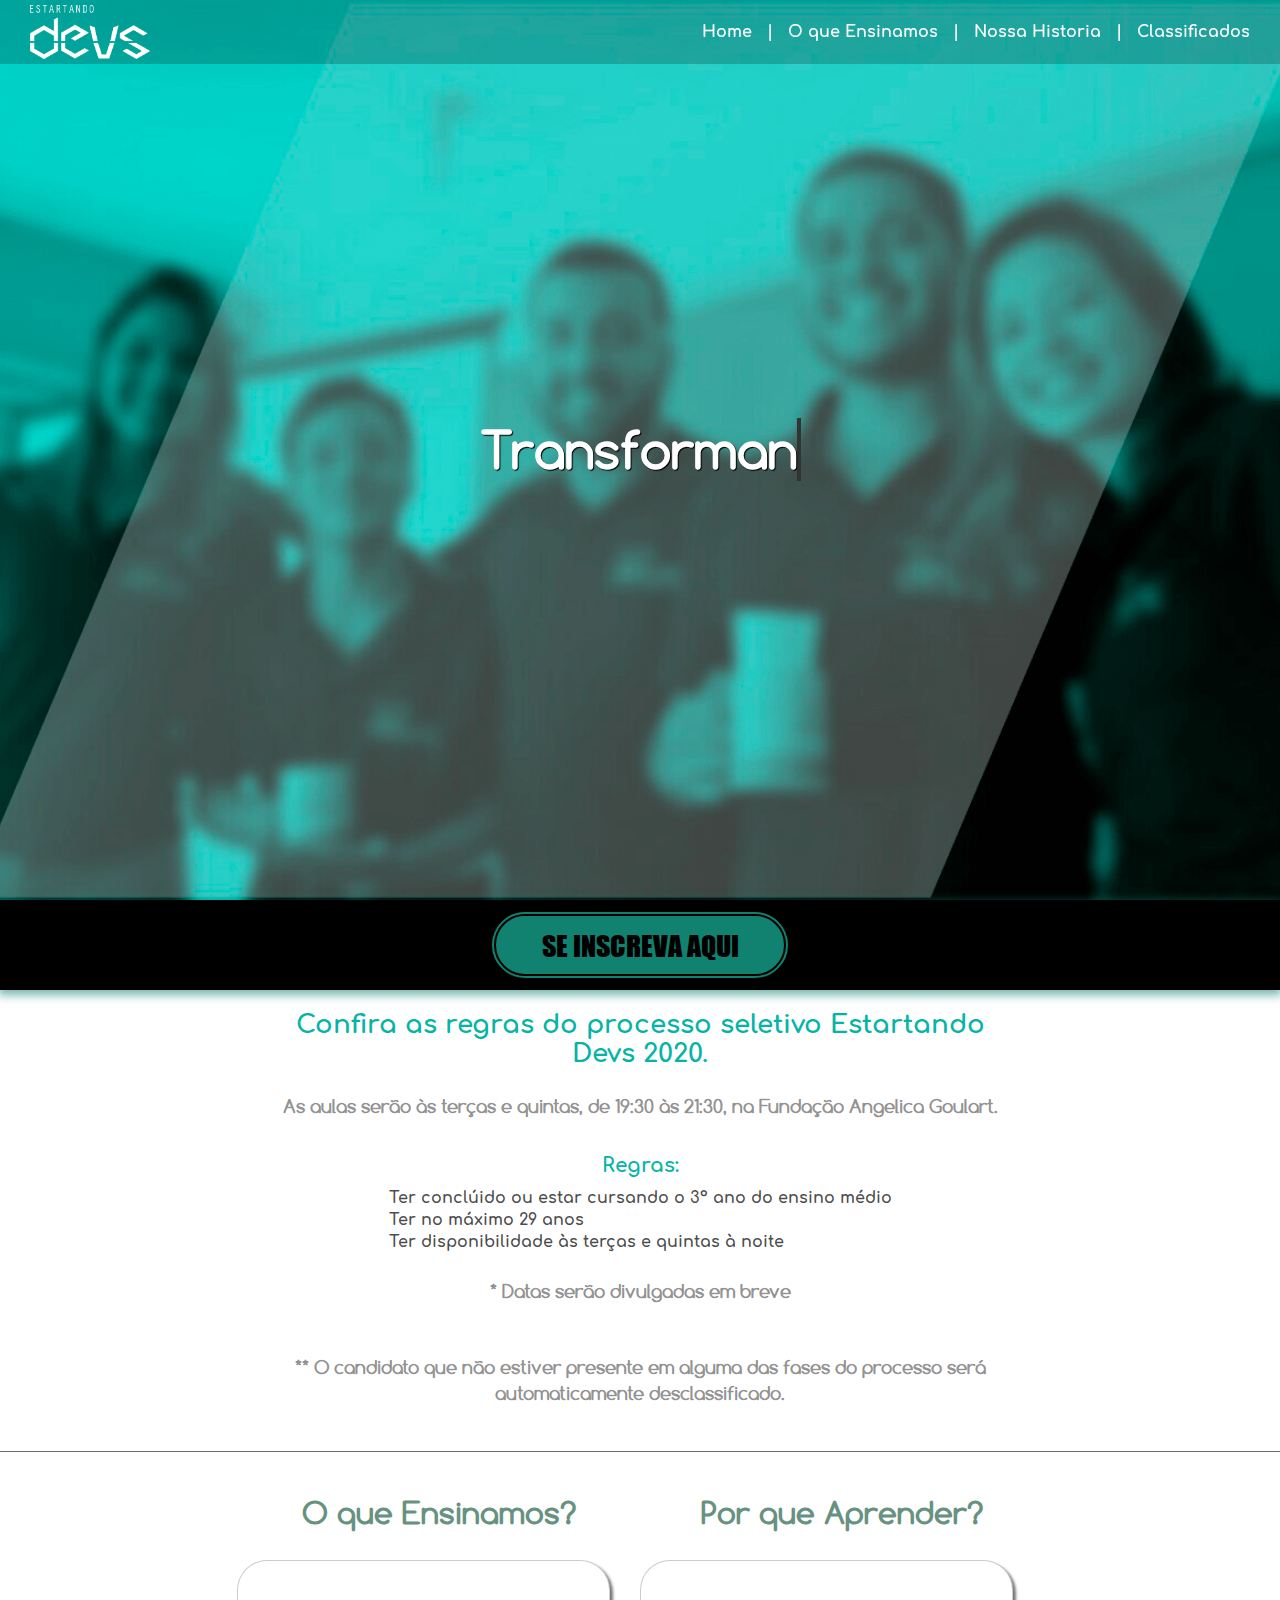
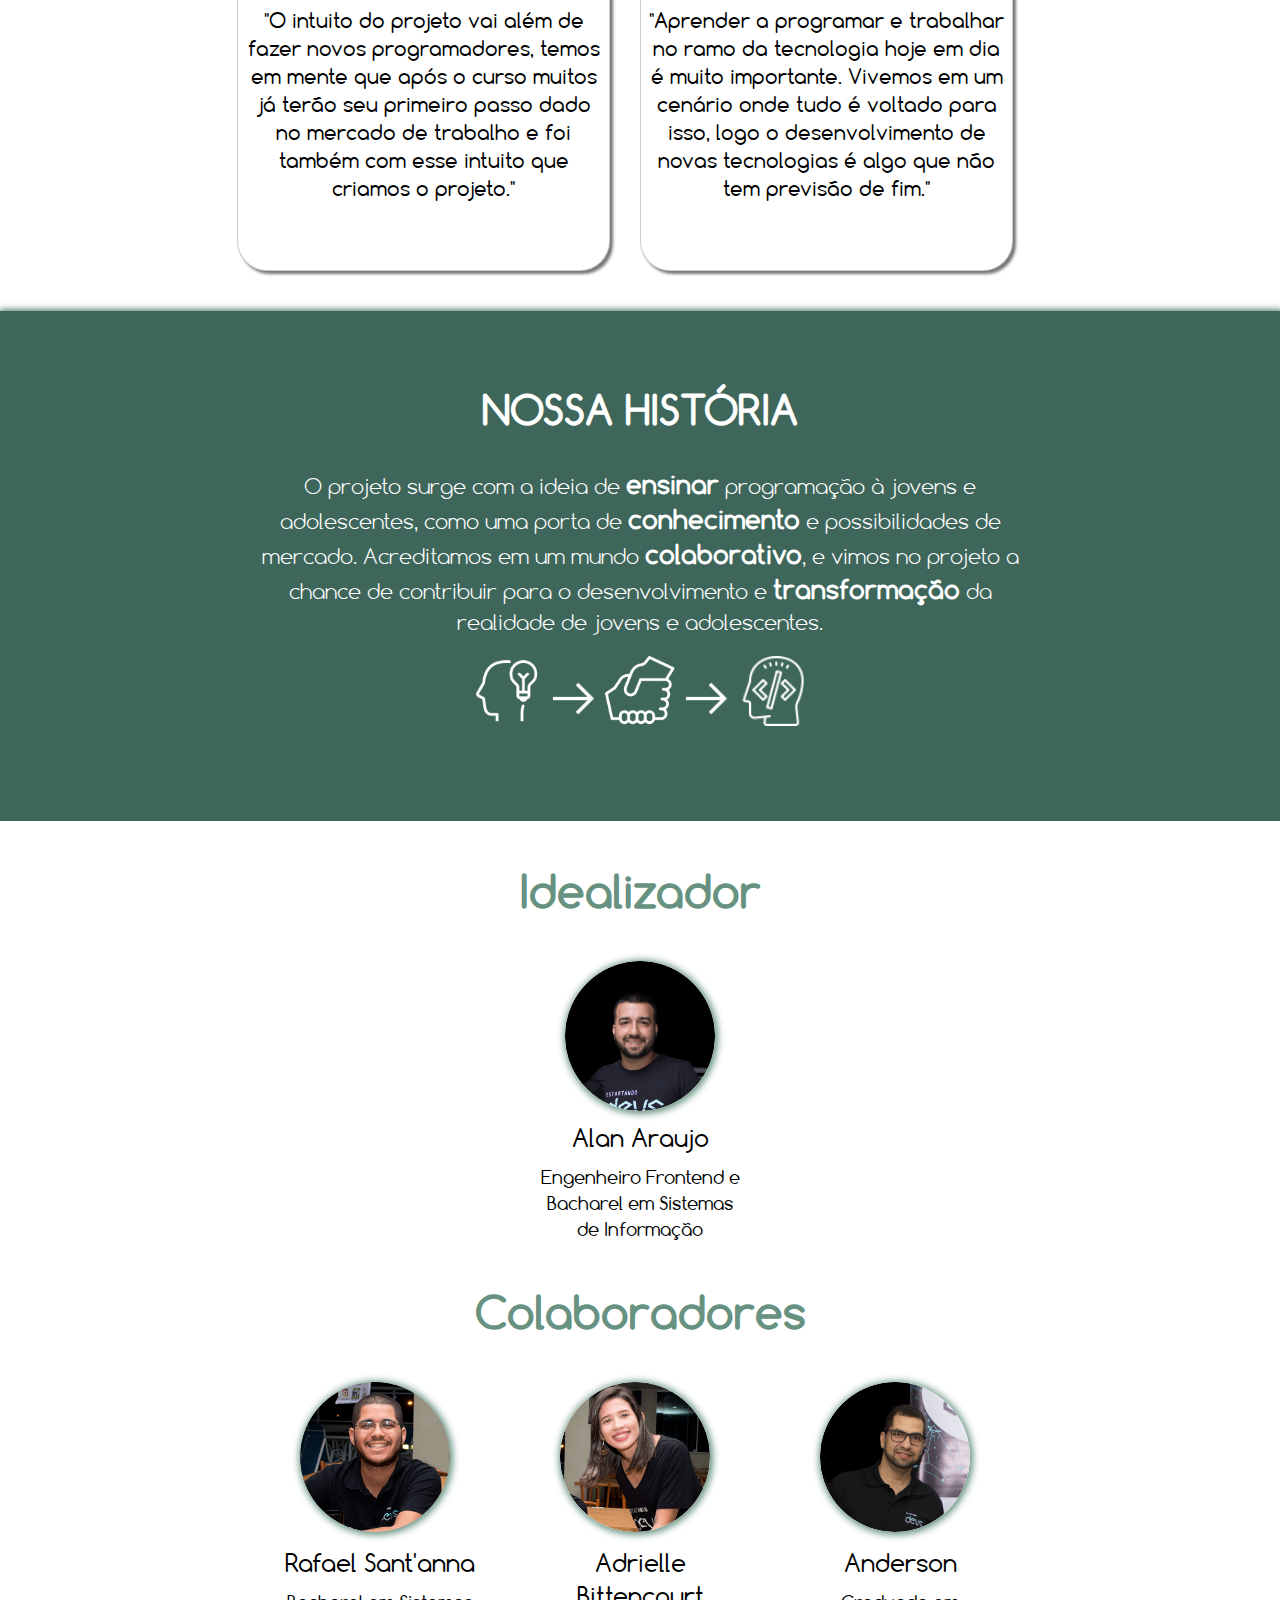
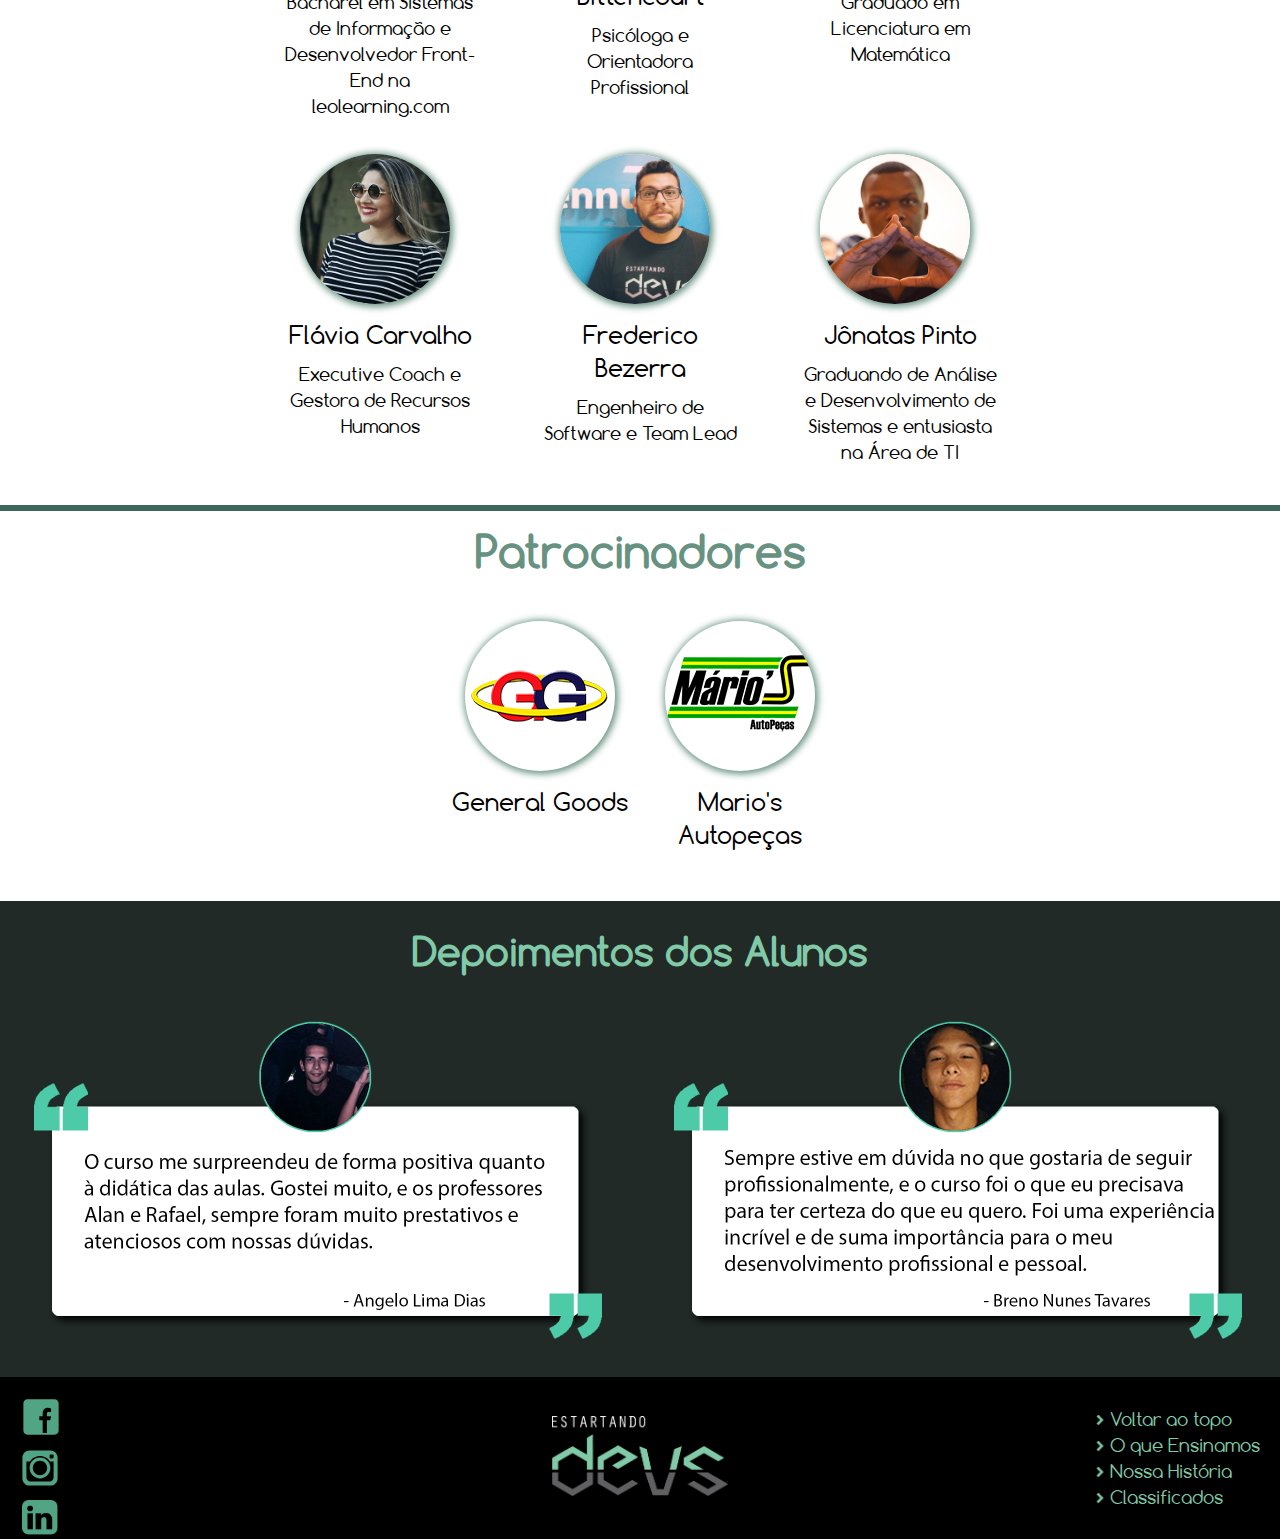
<file: index.html>
<!DOCTYPE html>
<html lang="pt-br">

<head>
    <!-- Global site tag (gtag.js) - Google Analytics -->
<script async src="https://www.googletagmanager.com/gtag/js?id=UA-133727592-1"></script>
<script>
  window.dataLayer = window.dataLayer || [];
  function gtag(){dataLayer.push(arguments);}
  gtag('js', new Date());

  gtag('config', 'UA-133727592-1');
</script>

<!-- Google Tag Manager -->
<script>(function(w,d,s,l,i){w[l]=w[l]||[];w[l].push({'gtm.start':
    new Date().getTime(),event:'gtm.js'});var f=d.getElementsByTagName(s)[0],
    j=d.createElement(s),dl=l!='dataLayer'?'&l='+l:'';j.async=true;j.src=
    'https://www.googletagmanager.com/gtm.js?id='+i+dl;f.parentNode.insertBefore(j,f);
    })(window,document,'script','dataLayer','GTM-M3Q949N');</script>
    <!-- End Google Tag Manager -->

    <meta name="theme-color" content="#357759">
    <meta name="apple-mobile-web-app-status-bar-style" content="#357759">
    <meta name="msapplication-navbutton-color" content="#357759">
    <link rel="shortcut icon" href="./img/icondevs.ico" sizes="44x44">
    <meta charset="UTF-8">
    <meta name="viewport" content="width=device-width, initial-scale=1.0">
    <meta http-equiv="X-UA-Compatible" content="ie=edge">
    <meta property="og:description" content="Faça sua inscrição para nossos cursos de Desenvolvimento Web ou Design UI/UX">
    <meta property="og:image" content="http://www.estartandodevs.com.br/img/fonte%20branca-min-min.png">
    <title>Estartando Devs</title>
    <link rel="stylesheet" href="css/style.css">
    <link rel="stylesheet" href="css/nova-inscricao.css">
    <link rel="stylesheet" href="./css/owl.carousel.min.css">
    <link rel="stylesheet" href="./css/owl.theme.default.min.css">
</head>

<body>
    <!-- Google Tag Manager (noscript) -->
<noscript><iframe src="https://www.googletagmanager.com/ns.html?id=GTM-M3Q949N"
    height="0" width="0" style="display:none;visibility:hidden"></iframe></noscript>
    <!-- End Google Tag Manager (noscript) -->
    <!-- NAV-BAR DEVS -->
    <div class="nav-bar">
        <div>
            <a href="index.html"><img class="imgdevs" src="./img/fonte-branca2-min.png" alt=""></a>
        </div>
        <div class="navegacao">
            <li>
                <a id="" href="#topo">Home </a><a>|</a>
                <a href="#pqaprender">O que Ensinamos </a><a>|</a>
                <a href="#nossa-historia">Nossa Historia </a><a>|</a>
                <a href="#aprovados">Classificados</a>
            </li>

        </div>


        <!-- NAV-BAR DEVS mobile -->

        <div class="container">
            <div id="sidebar">
                <ul>
                    <li><a type="submit" href="#topo" data-toggle=".main-content">Home</a></li>
                    <li><a href="#pqaprender" data-toggle=".main-content">O que Ensinamos</a></li>
                    <li><a href="#nossa-historia" data-toggle=".main-content">Nossa Historia</a></li>
                    <li><a href="#aprovados" data-toggle=".main-content">Classificados</a></li>
                    <!-- <li><a href="#">Sign Out</a></li> -->
                </ul>
            </div>
            <div class="
                main-content">
                <div class="swipe-area"></div>
                <div data-toggle=".main-content" id="sidebar-toggle">
                    <span class="bar"></span>
                    <span class="bar"></span>
                    <span class="bar"></span>

                </div>

            </div>
        </div>
    </div>


    <!-- IMAGEM COM MAQUINA DE ESCREVER -->
    <div id="topo" class="imagem-maquinadeescrever">
        <h1 href="" class="typewrite" data-period="2000" data-type='[ "Transformando vidas através da Tecnologia da Informação.", "Jovens preparados para o mercado de trabalho.", "Incentivo a participação social através de projetos junto à comunidade." ]'><span class="wrap"></span></h1>
    </div>
    <!-- FAIXA DE INSCRIÇÃO -->
    <div  class="faixa-inscreva-se">
        <a target="blank" href="https://app.pipefy.com/public_form/728357">
            <button class="botao-inscreva-se">SE INSCREVA AQUI</button>
        </a>
    </div>

    <!-- NOVAS INSCRIÇOES 2019 -->
    <!-- <section id="inscricao" class="container-inscricoes flex-center">
            <div class="bar-aviso flex-center">
                <h1>INSCRIÇÕES DE 4 À 14 DE FEVEREIRO.</h1>
            </div>
            <section class="container-infos flex-center">
                <div class="card">
                    <h2>O QUE ?</h2>
                    <p>Nossas aulas acontecem aos sábados de manhã, no CIEP 305 - Heitor dos Prazeres, em Pedra de Guaratiba.</p>
                    <br>
                    <p>Nesse ano serão 20 vagas para o curso de <b>Desenvolvimento Web </b>e 10 vagas para o curso de <b>Design UI/UX.</b> </p>
                </div>
    
                <div class="card">
                    <h2>PARA QUEM ?</h2>
                    <p>Para se inscrever você precisa:</p>
                    <p class="requisitos"> <img class="checkmark" src="img/checkmark.png" alt="check"> Ser aluno de qualquer ano do Ensino Médio Regular/Técnico ou ter concluído até 2018</p>
                    <p class="requisitos"> <img class="checkmark" src="img/checkmark.png" alt="check"> Ter até 20 anos de idade;</p>
                    <p class="requisitos"> <img class="checkmark" src="img/checkmark.png" alt="check"> Estudar (ou ex aluno) de qualquer escola da Pedra de Guaratiba e adjacências.</p>
                </div>
    
                <div class="info-dia flex-center">
                    <h1>A PROVA SERÁ NO DIA <br> 16/02/2019, ÀS 9 HORAS. <br> CIEP 305 - HEITOR DOS PRAZERES</h1>
                    <a target="_blank" href="https://app.pipefy.com/public/form/uB1ev2u1">
                    <a>
                        <button>INSCRIÇÕES ENCERRADAS</button>
                    </a>
                </div>
            </section>
        </section> -->

    <!-- APROVADOS 2019 -->
    <!-- <section id="aprovados" class="container-aprovados flex-center">
        <h1>Confira a lista dos alunos aprovados do processo seletivo Estartando Devs 2019.</h1>
        <h3>As aulas começam no dia 16 de março, às 9 horas no CIEP 305 – Heitor dos Prazeres. Parabéns! Esperamos vocês!</h3>

        <div class="container-list">
            <div>
                <h2>Desenvolvimento Web:</h2>
                <ul class="lista-aprovados">
                    <ol>Ana Kamille Marques Ilha Bezerra</ol>
                    <ol>Ana Valéria Tavares Santos</ol>
                    <ol>Carlos Eduardo Moreira Mendes da Silva</ol>
                    <ol>Daniel Oliveira da Silva</ol>
                    <ol>Danyel da Silva Coelho</ol>
                    <ol>Felipe Lopes Silva</ol>
                    <ol>Gabriely Carris mota</ol>
                    <ol>Gustavo Olivera Alves</ol>
                    <ol>Ian Da Silva Santana</ol>
                    <ol>laiane pereira da costa</ol>
                    <ol>Lara Helena de Menezes Barboza</ol>
                    <ol>Larissa Guerrenho de Melo</ol>
                    <ol>Luiz Felipe Gomes Cordeiro da Silva</ol>
                    <ol>Matheus Trajano da Silva Manhães</ol>
                    <ol>Mylena Ilha Deniz de Alcantara</ol>
                    <ol>Nairton Estevam Alves da Silva</ol>
                    <ol>Samuel dos Santos de Almeida</ol>
                    <ol>Thayllon Marcelo Galdino de mello</ol>
                    <ol>Yhago Vieira Mendes Vila Nova</ol>
                    <ol>Yuri De Souza Moraes</ol>
                </ul>
            </div>

            <div>
                <h2>Design UI/UX:</h2>
                <ul class="lista-aprovados">
                    <ol>Ana Carolina Dos Santos Coelho </ol>
                    <ol>Ana Vitória Oliveira da Motta</ol>
                    <ol>Anna Carolina Nunes de Oliveira</ol>
                    <ol>Elizabeth da Chagas Gomes</ol>
                    <ol>Gisele de jesus alves da Silva</ol>
                    <ol>Jakeise karla do nascimento</ol>
                    <ol>Juliana Da Silva Nunes</ol>
                    <ol>Kauã Mateus de Góes</ol>
                    <ol>Layssa Mendes de Lima</ol>
                    <ol>Marcelo Gonçalves</ol>      
                </ul>
            </div>
        </div>

        <h3>* O candidato que não estiver presente será automaticamente desclassificado do processo.</h3>
    </section> -->

    <!-- REGRAS -->
    <section id="aprovados" class="container-aprovados flex-center">
        <h1>Confira as regras do processo seletivo Estartando Devs 2020.</h1>
        <h3>As aulas serão às terças e quintas, de 19:30 às 21:30, na Fundação Angelica Goulart.</h3>

        <div class="container-list">
            <div>
                <h2>Regras:</h2>
                <ul class="lista-aprovados">
                    <ol>Ter conclúido ou estar cursando o 3º ano do ensino médio</ol>
                    <ol>Ter no máximo 29 anos</ol>
                    <ol>Ter disponibilidade às terças e quintas à noite</ol>
                </ul>
            </div>
        </div>
        
        <h3>* Datas serão divulgadas em breve</h3>
        
        <h3>** O candidato que não estiver presente em alguma das fases do processo será automaticamente desclassificado.</h3>
    </section>

    <!-- O QUE ENSINAMOS? E POR QUE APRENDER? -->
    <section id="pqaprender" class="container-oq-ensinamos">
        <div class="div-oq-ensinamos">
            <h1 class="titulo-oq-ensinamos">O que Ensinamos?</h1>
            <p class="txt-oq-ensinamos">"O intuito do projeto vai além de fazer novos programadores, temos em mente que após o curso muitos já terão seu primeiro passo dado no mercado de trabalho e foi também com esse intuito que criamos o projeto."</p>
        </div>
        <div class="div-oq-ensinamos">
            <h1 class="titulo-oq-ensinamos">Por que Aprender?</h1>
            <p class="txt-oq-ensinamos">"Aprender a programar e trabalhar no ramo da tecnologia hoje em dia é muito importante. Vivemos em um cenário onde tudo é voltado para isso, logo o desenvolvimento de novas tecnologias é algo que não tem previsão de fim." </p>
        </div>
        <div class="div-megafone">
            <img class="megafone" src="img/megafone-devs-min.png" alt="megafone-devs.png">
        </div>
    </section>

    <!-- NOSSA HISTÓRIA -->
    <section id="nossa-historia" class="container-historia">
        <div class="titulo-historia">
            <h1>NOSSA HISTÓRIA</h1>
        </div>
        <div class="texto-historia">
            <p>O projeto surge com a ideia de
                <b id="up-font-size">ensinar</b> programação à jovens e adolescentes, como uma porta de
                <b id="up-font-size">conhecimento</b> e possibilidades de mercado. Acreditamos em um mundo
                <b id="up-font-size">colaborativo</b>, e vimos no projeto a chance de contribuir para o desenvolvimento e
                <b id="up-font-size">transformação</b> da realidade de jovens e adolescentes.</p>
        </div>
        <div class="div-icon-historia">
            <img class="icone-historia" src="img/lamp-white-min.png" alt="">
            <img class="seta" src="img/seta-white-min.png" alt="">
            <img class="icone-historia" src="img/mao-white-min.png" alt="">
            <img class="seta" src="img/seta-white-min.png" alt="">
            <img class="icone-historia" src="img/brain-dev-white-min.png" alt="">
        </div>
    </section>
    <!-- IDEALIZADOR -->
    <div class="container-colaboradores">
        <div class="titulo-colaboradores">
            <h1>Idealizador</h1>
        </div>
        <div class="idealizador">
            <img src="img/alan3-min.png" alt="" class="icon-redondo">
            <p class="ficha-pessoal nome-colaborador">Alan Araujo</p>
            <p class="ficha-pessoal descrição-colaborador">Engenheiro Frontend e Bacharel em Sistemas de Informação</p>
        </div>

        <!-- COLABORADORES -->
        <div class="titulo-colaboradores">
            <h1>Colaboradores</h1>
        </div>
        <div class="div-ftcolaboradores">
            <div class="icons1">
                <div class="box1 clbrds">
                    <div class="colaborador">
                        <img src="img/rafael2-min.png" alt="" class="icon-redondo">
                        <p class="ficha-pessoal nome-colaborador">Rafael Sant'anna</p>
                        <p class="ficha-pessoal descrição-colaborador">Bacharel em Sistemas de Informação e Desenvolvedor Front-End na leolearning.com</p>
                    </div>
                    <div class="colaborador">
                        <img src="img/adriele2-min.png" alt="" class="icon-redondo">
                        <p class="ficha-pessoal nome-colaborador">Adrielle Bittencourt</p>
                        <p class="ficha-pessoal descrição-colaborador">Psicóloga e Orientadora Profissional</p>
                    </div>
                    <div class="colaborador">
                        <img src="img/Anderson2-min.png" alt="" class="icon-redondo">
                        <p class="ficha-pessoal nome-colaborador">Anderson</p>
                        <p class="ficha-pessoal descrição-colaborador">Graduado em Licenciatura em Matemática</p>
                    </div>
                </div>
                <div class="box1">
                    <div class="box1">
                        <div class="colaborador">
                            <img src="img/flavia-min.png" alt="" class="icon-redondo">
                            <p class="ficha-pessoal nome-colaborador">Flávia Carvalho</p>
                            <p class="ficha-pessoal descrição-colaborador">Executive Coach e Gestora de Recursos Humanos</p>
                        </div>
                        <div class="colaborador">
                            <img src="img/fred-min.png" alt="" class="icon-redondo">
                            <p class="ficha-pessoal nome-colaborador">Frederico Bezerra</p>
                            <p class="ficha-pessoal descrição-colaborador">Engenheiro de Software e Team Lead</p>
                        </div>
                        <div class="colaborador">
                            <img src="img/jonatas-min.png" alt="" class="icon-redondo">
                            <p class="ficha-pessoal nome-colaborador">Jônatas Pinto</p>
                            <p class="ficha-pessoal descrição-colaborador">Graduando de Análise e Desenvolvimento de Sistemas e entusiasta na Área de TI</p>
                        </div>
                    </div>
                </div>
                <!-- <div class="icons1">
                <div class="box1">
                    <div class="colaborador">
                        <img src="img/flavia-min.png" alt="" class="icon-redondo">
                        <p class="ficha-pessoal nome-colaborador">Flávia Carvalho</p>
                        <p class="ficha-pessoal descrição-colaborador">Executive Coach e Gestora de Recursos Humanos</p>
                    </div>
                    <div class="colaborador">
                        <img src="img/jonatas-min.png" alt="" class="icon-redondo">
                        <p class="ficha-pessoal nome-colaborador">Jônatas Pinto</p>
                        <p class="ficha-pessoal descrição-colaborador">Graduando de Análise e Desenvolvimento de Sistemas e entusiasta na Área de TI</p>
                    </div>
                </div>-->
                <!-- <div class="box1">
                    <div class="colaborador">
                        <img src="img/juan2-min.png" alt="" class="icon-redondo">
                        <p class="ficha-pessoal nome-colaborador">Juan Gabriel</p>
                        <p class="ficha-pessoal descrição-colaborador">Estudante e Incentivador</p>
                    </div>
                    <div class="colaborador">
                        <img src="img/luiz2-min.png" alt="" class="icon-redondo">
                        <p class="ficha-pessoal nome-colaborador">Luiz Henrique</p>
                        <p class="ficha-pessoal descrição-colaborador">Diretor na Info Brothers Solution Technologie</p>
                    </div>
                </div> -->
            </div>
        </div>
    </div>

    <hr class="hr-separador">
    <!-- PATROCINADORES -->
    <div class="container-colaboradores container-patrocinadores">
        <div class="titulo-colaboradores">
            <h1>Patrocinadores</h1>
        </div>
        <div class="icones-patrocinadores">
            <div class="patrocinador">
                <a target="_blank" href="http://generalgoods.com.br/">
                    <img src="img/generalgoods-min.png" alt="" class=" action-patrocinador icon-redondo">
                </a>
                <p class="ficha-pessoal nome-colaborador">General Goods</p>
            </div>
            <div class="patrocinador">
                <a target="_blank" href="http://mariosautopecas.com">
                    <img src="img/marios-autopeças-min.png" alt="" class="action-patrocinador icon-redondo">
                </a>
                <p class="ficha-pessoal nome-colaborador">Mario's Autopeças</p>
            </div>
        </div>
    </div>
    </section>
    <!-- CARROSSEL DE DEPOIMENTOS -->
    <div class="carousel-depoimentos">
        <h1>Depoimentos dos Alunos</h1>
        <div class="owl-carousel owl-theme">
            <div class="item">
                <img src="./img/DepoimetoAngelo-min.png" alt="">
            </div>
            <div class="item">
                <img src="./img/DepomentoBreno-min.png" alt="">
            </div>
            <div class="item">
                <img src="./img/DepoimentoCamila-min.png" alt="">
            </div>
            <div class="item">
                <img src="./img/DepoimentoGiovana-min.png" alt="">
            </div>
        </div>
    </div>


    <!-- INSCREVA-SE -->
    <!-- <section id="inscricao" class="container-inscreva-se"> -->
        <!-- <div class="formulario">
            <h1 class="titulo-form">FALE CONOSCO</h1>
            <form action="">
                <input class="form-input" type="name" placeholder="Nome">
                <input class="form-input" type="email" placeholder="Email">
                <textarea class="form-input textarea-form" placeholder="Mensagem" cols="30" rows="10"></textarea>
            </form>
        </div> -->
        <!-- <div class="inscricoes">
            <p class="texto-inscrições">APROVADOS</p>
            <p class="texto-inscrições">Parabéns à todos os alunos aprovados!<br> As aulas começarão sábado, 18/08 às 9 horas. <br> Esperamos vocês!</p>
            <div class="tabela">
                <table>
                    <tbody id="tblLinha">
                    </tbody>
                </table>
            </div> -->
            <!-- <a target="_blank" href="./googleform.html">
                <button class="botao-inscrições">INSCREVA-SE</button>
            </a>
            <a target="_blank" href="teste01-2018.pdf">
                <button class="botao-inscrições botao-provas">PROVAS ANTERIORES</button>
            </a> -->
        <!-- </div> -->

        <!-- </div> -->
    <!-- </section> -->


    <!-- FOOTER -->
    <footer>
        <div class="incones">
            <li>
                <a target="_blank" href="https://pt-br.facebook.com/estartandoDevs">
                    <img class="icon-face" src="./img/icons8-facebook-filled (2).svg" alt="" width="42" height="80px">
                </a>
            </li>
            <li>
                <a target="_blank" href="https://www.instagram.com/estartandodevs/">
                    <img class="icon-insta" src="./img/icons8-instagram-velho-filled.svg" alt="" width="40" height="90">
                </a>
            </li>
            <li>
                <a target="_blank" href="https://www.linkedin.com/company/estartando-devs">
                    <img class="icon-linkedin" src="./img/icons8-linkedin-52-min.png" alt="" width="36" height="35">
                </a>
            </li>
        </div>
        <div class="devs">
            <a target="blank" href="index.html">
                <img class="devsfooter" src="./img/fonte branca-min-min.png" alt="" width="176px" height="80px">
            </a>
        </div>
        <div class="link">
            <ul>
                <li>
                    <img src="./img/icons8-chevron-right-filled-50-min.png" alt="" width="12">
                    <a href="#topo">Voltar ao topo</a>
                </li>
                <li>
                    <img src="./img/icons8-chevron-right-filled-50-min.png" alt="" width="12">
                    <a href="#pqaprender">O que Ensinamos</a>
                </li>
                <li>
                    <img src="./img/icons8-chevron-right-filled-50-min.png" alt="" width="12">
                    <a href="#nossa-historia">Nossa História</a>
                </li>
                <li>
                    <img src="./img/icons8-chevron-right-filled-50-min.png" alt="" width="12">
                    <a href="#aprovados">Classificados</a>
                </li>

            </ul>
        </div>
    </footer>

    <!-- SCRIPTS -->

    <script src="https://code.jquery.com/jquery-3.3.1.slim.min.js" integrity="sha384-q8i/X+965DzO0rT7abK41JStQIAqVgRVzpbzo5smXKp4YfRvH+8abtTE1Pi6jizo" crossorigin="anonymous"></script>
    <script src="./js/jquery.min.js"></script>

    <script src="./js/owl.carousel.min.js"></script>
    <script src="./js/ScriptCaroucel.js"></script>
    <script src="./js/ScriptMaquinaEscrever.js"></script>
    <script src="./js/ScriptNav.js"></script>
    <!-- <script src="./js/aprovados2019.js"></script> -->

</body>

</html
</file>
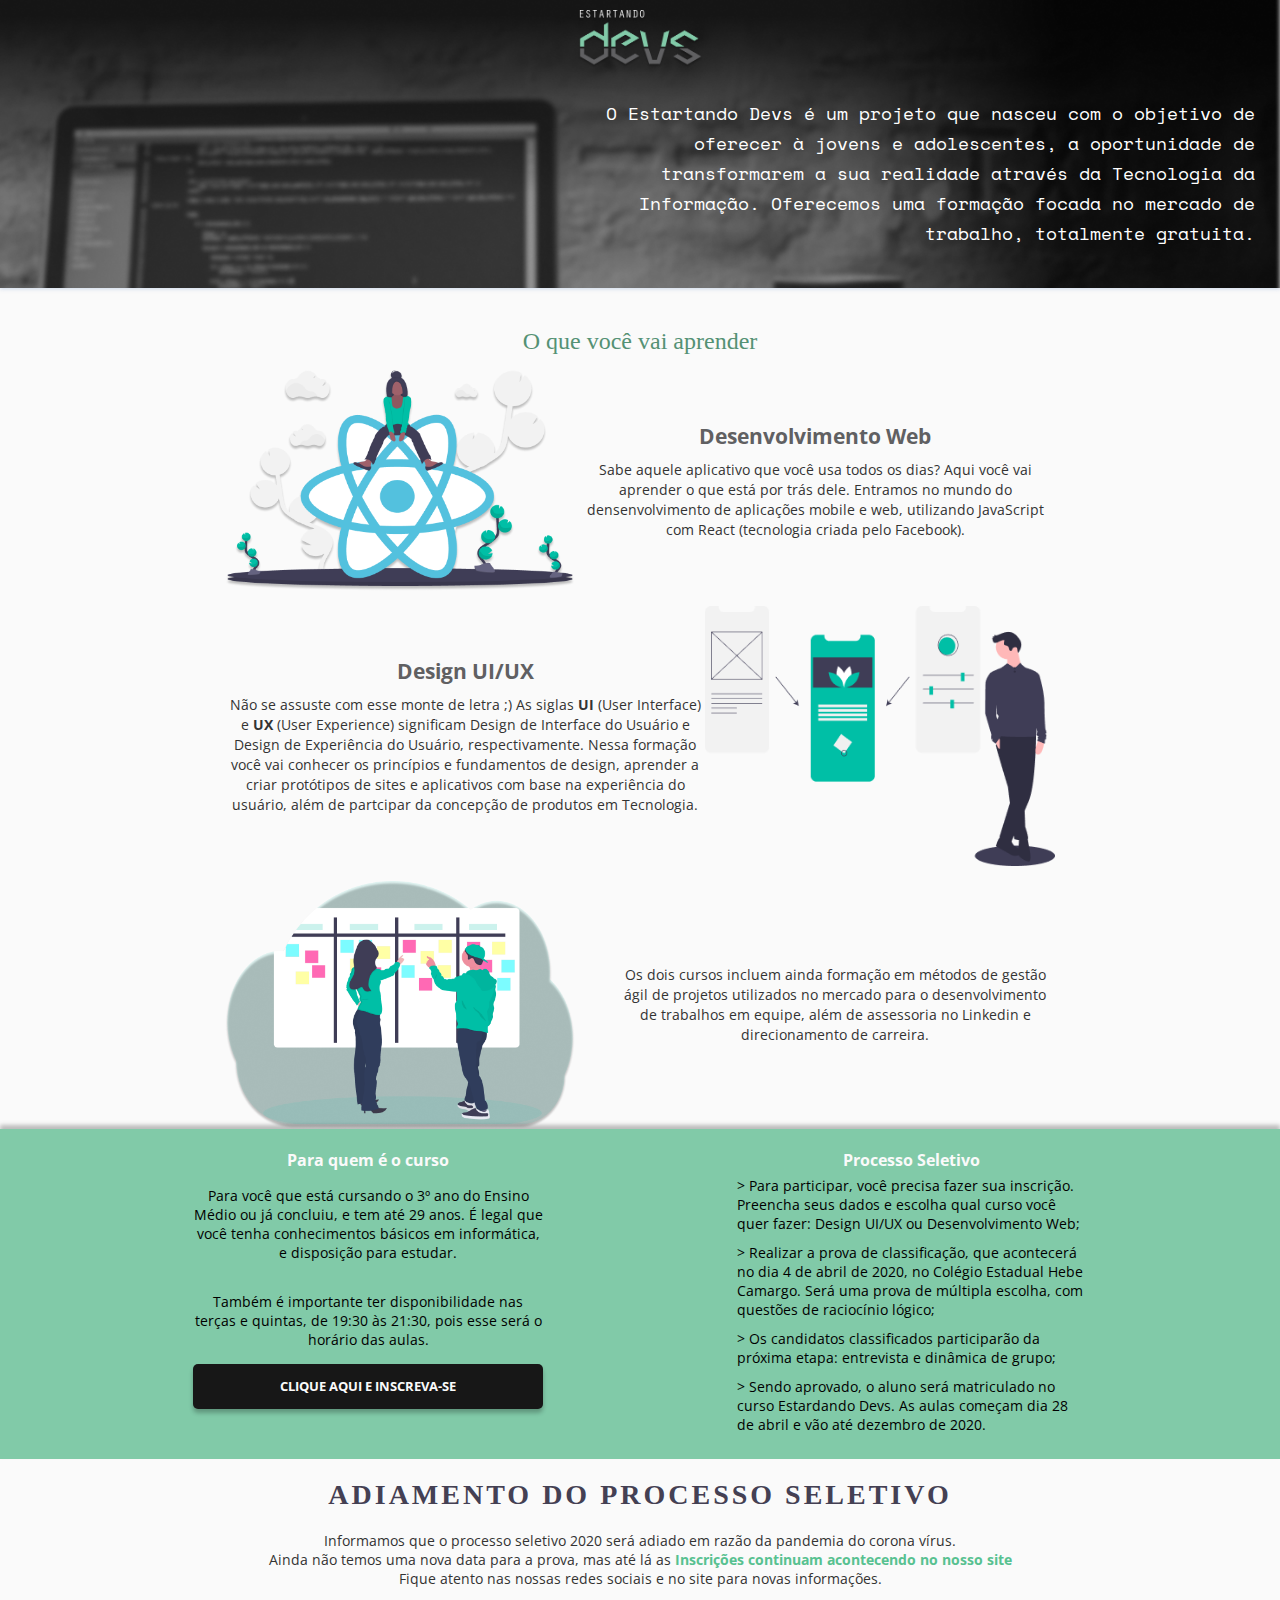
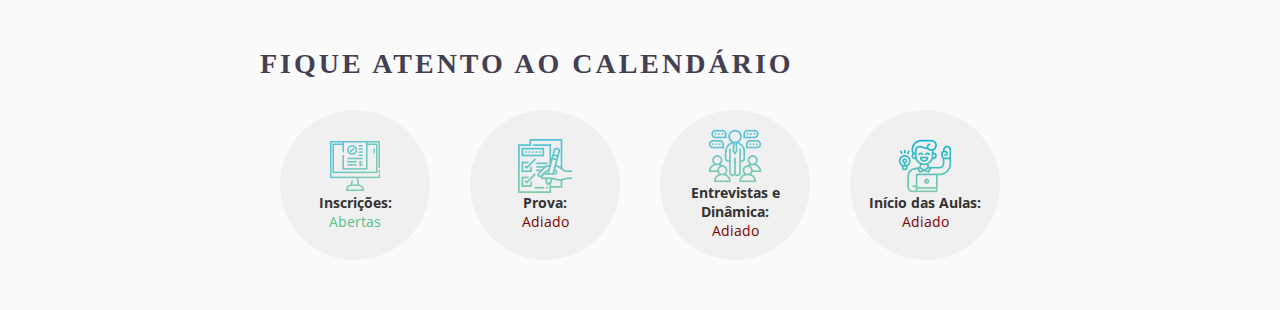
<file: inscricoes/index.html>
<!DOCTYPE html>
<html lang="pt-br">
<head>
   <!-- Global site tag (gtag.js) - Google Analytics -->
   <script async src="https://www.googletagmanager.com/gtag/js?id=UA-133727592-1"></script>
   <script>
     window.dataLayer = window.dataLayer || [];

     function gtag() {
       dataLayer.push(arguments);
     }
     gtag('js', new Date());

     gtag('config', 'UA-133727592-1');
   </script>

   <!-- Google Tag Manager -->
   <script>
     (function (w, d, s, l, i) {
       w[l] = w[l] || [];
       w[l].push({
         'gtm.start': new Date().getTime(),
         event: 'gtm.js'
       });
       var f = d.getElementsByTagName(s)[0],
         j = d.createElement(s),
         dl = l != 'dataLayer' ? '&l=' + l : '';
       j.async = true;
       j.src =
         'https://www.googletagmanager.com/gtm.js?id=' + i + dl;
       f.parentNode.insertBefore(j, f);
     })(window, document, 'script', 'dataLayer', 'GTM-M3Q949N');
   </script>
   <!-- End Google Tag Manager -->

  <meta charset="UTF-8">
  <link rel="shortcut icon" href="./src/img/favicon.ico" sizes="44x44">
  <meta name="viewport" content="width=device-width, initial-scale=1.0">
  <title>Estartando Devs</title>
  <meta name="theme-color" content="#357759">
  <meta name="apple-mobile-web-app-status-bar-style" content="#357759">
  <meta name="msapplication-navbutton-color" content="#357759">
  <meta property="og:description" content="Faça sua inscrição para nossos cursos de Desenvolvimento Web ou Design UI/UX">
  <meta property="og:image" content="http://www.estartandodevs.com.br/img/fonte%20branca-min-min.png">
  <meta http-equiv="X-UA-Compatible" content="ie=edge">
  <link rel="stylesheet" href="./src/style/style.css">
</head>
<body>
  <header>
    <img src="./src/img/logo.png" class="logo" alt="Estartando Devs Logo">
    <div class="description-container animation">
      <p>O Estartando Devs é um projeto que nasceu com o objetivo de oferecer à jovens e adolescentes, a oportunidade de transformarem a sua realidade através da Tecnologia da Informação. Oferecemos uma formação focada no mercado de trabalho, totalmente gratuita.</p>
    </div>
  </header>
  
  <section class="about-courses-section">
    <h1 class="title">O que você vai aprender</h1>

    <div class="course-details animation">
      <img src="./src/img/react-vector.png" alt="react-imagem">
      <div class="course-text">
        <h2 class="subtitle">Desenvolvimento Web</h2>
        <p>Sabe aquele aplicativo que você usa todos os dias? Aqui você vai aprender o que está por trás dele. Entramos no mundo do densenvolvimento de aplicações mobile e web, utilizando JavaScript com React (tecnologia criada pelo Facebook).</p>
      </div>
    </div>

    <div class="course-details animation">
      <div class="course-text">
        <h2 class="subtitle">Design UI/UX</h2>
        <p>Não se assuste com esse monte de letra ;) As siglas <strong>UI</strong> (User Interface) e <strong>UX</strong> (User Experience) significam Design de Interface do Usuário e Design de Experiência do Usuário, respectivamente. Nessa formação você vai conhecer os princípios e fundamentos de design, aprender a criar protótipos de sites e aplicativos com base na experiência do usuário, além de partcipar da concepção de produtos em Tecnologia.</p>
      </div>
      <img src="./src/img/design-vector.png" alt="design-imagem">
    </div>

    <div class="course-details animation scrum-container">
      <img src="./src/img/scrum-vector.png" alt="design-imagem">
      <div class="course-text">
        <p>Os dois cursos incluem ainda formação em métodos de gestão ágil de projetos utilizados no mercado para o desenvolvimento de trabalhos em equipe, além de assessoria no Linkedin e direcionamento de carreira.</p>
      </div>
    </div>
  </section>

  <section class="processo-seletivo">
    <div class="item-processo animation">
      <h3>Para quem é o curso</h3>
      <p>Para você que está cursando o 3º ano do Ensino Médio ou já concluiu, e tem até 29 anos. É legal que você tenha conhecimentos básicos em informática, e disposição para estudar.</p>
      <p>Também é importante ter disponibilidade nas terças e quintas, de 19:30 às 21:30, pois esse será o horário das aulas.</p>
      <a href="https://app.pipefy.com/public/form/uB1ev2u1" target="_blank"><button class="btn-inscreva">CLIQUE AQUI E INSCREVA-SE</button></a>
    </div>

    <div class="item-processo animation">
      <h3>Processo Seletivo</h3>
      <ul>
        <li>> Para participar, você precisa fazer sua inscrição. Preencha seus dados e escolha qual curso você quer fazer: Design UI/UX ou Desenvolvimento Web;</li>
        <li>> Realizar a prova de classificação, que acontecerá no dia 4 de abril de 2020, no Colégio Estadual Hebe Camargo. Será uma prova de múltipla escolha, com questões de raciocínio lógico;</li>
        <li>> Os candidatos classificados participarão da próxima etapa: entrevista e dinâmica de grupo;</li>
        <li>> Sendo aprovado, o aluno será matriculado no curso Estardando Devs. As aulas começam dia 28 de abril e vão até dezembro de 2020.</li>
      </ul>
    </div>
  </section>

  <section class="inform-covid">
    <h1 class="title">ADIAMENTO DO PROCESSO SELETIVO</h1>
    <p>Informamos que o processo seletivo 2020 será adiado em razão da pandemia do corona vírus.</p>
    <p>Ainda não temos uma nova data para a prova, mas até lá as <b class="text-green">Inscrições continuam acontecendo no nosso site</b></p>
    <p>Fique atento nas nossas redes sociais e no site para novas informações.</p>
  </section>

  <section class="calendario">
    

    <div>
      <h1 class="title">FIQUE ATENTO AO CALENDÁRIO</h1>
      <div class="datas-container">
        <div class="data animation">
          <img src="./src/img/inscreva-vector.png" alt="inscreva-se">
          <h4>Inscrições:</h4>
        <p class="text-green">Abertas</p>
      </div>

      <div class="data animation">
        <img src="./src/img/prova-vector.png" alt="prova">
        <h4>Prova:</h4>
        <p class="text-danger">Adiado</p>
      </div>
      
      <div class="data animation">
        <img src="./src/img/entrevista-vector.png" alt="prova">
        <h4>Entrevistas e <br> Dinâmica:</h4>
        <p class="text-danger">Adiado</p>
      </div>

      <div class="data animation">
        <img src="./src/img/aula_vector.png" alt="prova">
        <h4>Início das Aulas:</h4>
        <p class="text-danger">Adiado</p>
      </div>
    </div>
  </div>
  </section>
  
  <script src="./src/js/main.js"></script>
</body>
</html>
</file>
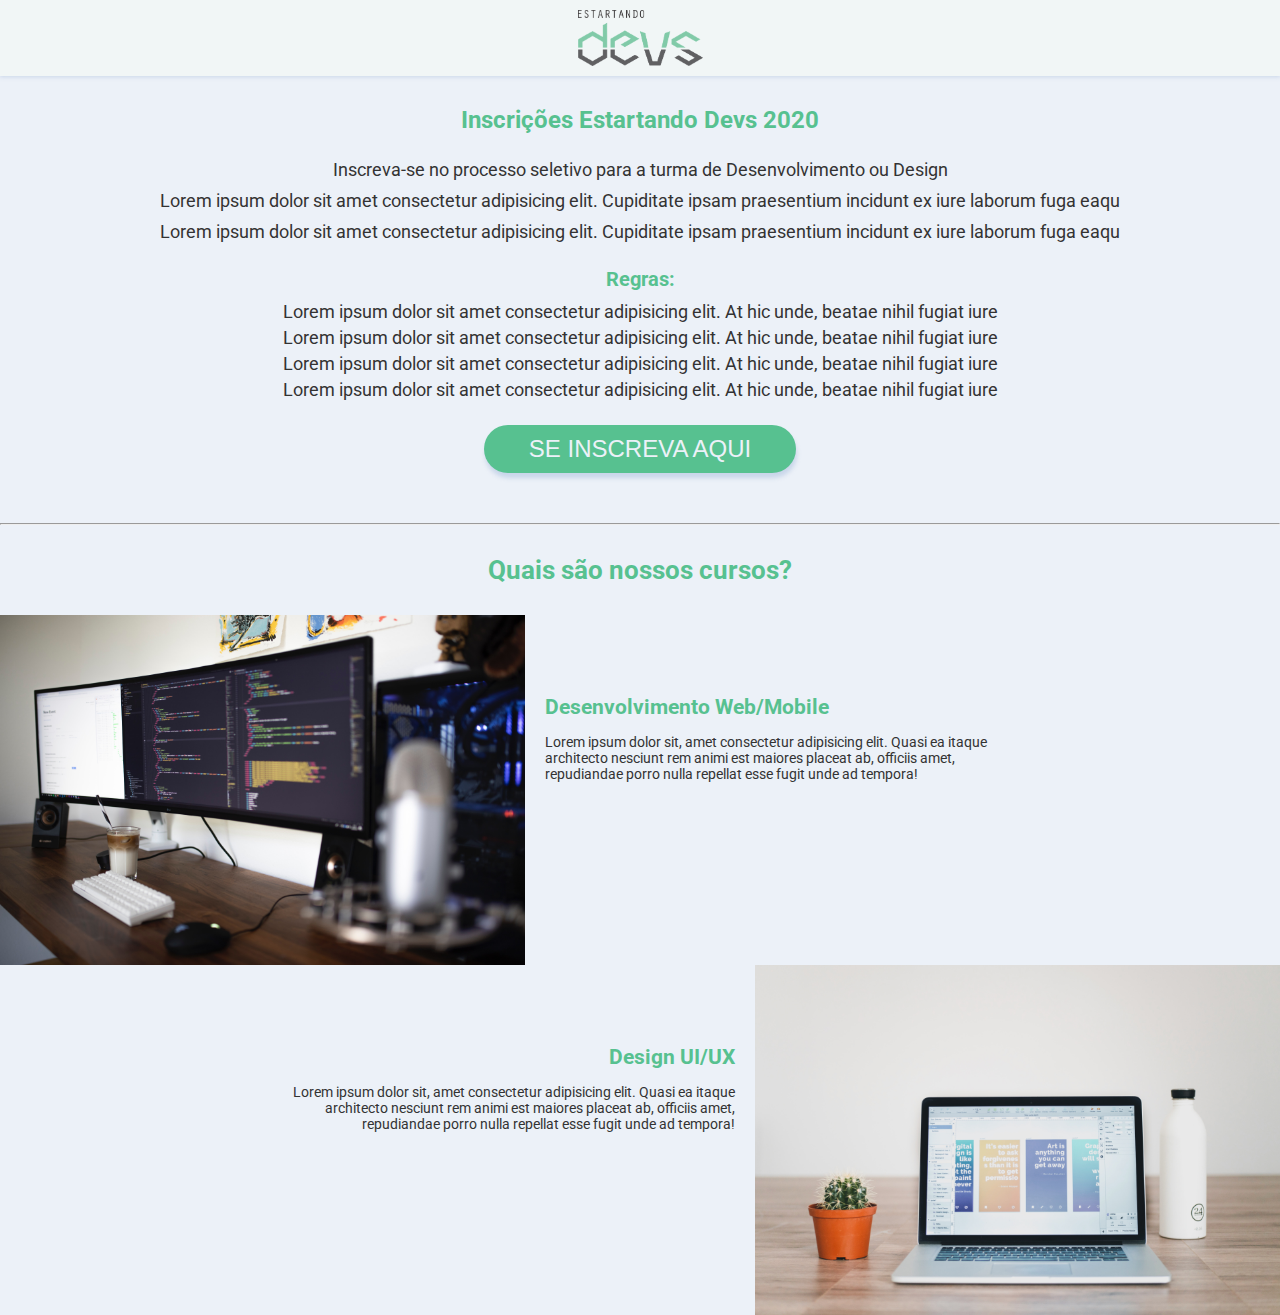
<file: landing-inscricao/index.html>
<!DOCTYPE html>
<html lang="pt-br">
<head>
  <meta charset="UTF-8">
  <link rel="shortcut icon" href="./img/favicon.ico" sizes="44x44">
  <meta name="viewport" content="width=device-width, initial-scale=1.0">
  <title>Estartando Devs</title>
  <meta name="theme-color" content="#357759">
  <meta name="apple-mobile-web-app-status-bar-style" content="#357759">
  <meta name="msapplication-navbutton-color" content="#357759">
  <meta property="og:description" content="Faça sua inscrição para nossos cursos de Desenvolvimento Web ou Design UI/UX">
  <meta property="og:image" content="http://www.estartandodevs.com.br/img/fonte%20branca-min-min.png">
  <meta http-equiv="X-UA-Compatible" content="ie=edge">
  <link rel="stylesheet" href="style.css">
</head>
<body>
  <header>
    <img src="./img/logo.png" class="logo" alt="Estartando Devs Logo">
  </header>
  <section class="inscription-details">
    <h1 class="text-green animation">Inscrições Estartando Devs 2020</h1>
    <p class="animation">Inscreva-se no processo seletivo para a turma de Desenvolvimento ou Design</p>
    <p class="animation">Lorem ipsum dolor sit amet consectetur adipisicing elit. Cupiditate ipsam praesentium incidunt ex iure laborum fuga eaqu</p>
    <p class="animation">Lorem ipsum dolor sit amet consectetur adipisicing elit. Cupiditate ipsam praesentium incidunt ex iure laborum fuga eaqu</p>

    <div class="rules-container">
      <h3 class="text-green rules-title animation">Regras:</h3>
      <ul>
        <li class="animation">Lorem ipsum dolor sit amet consectetur adipisicing elit. At hic unde, beatae nihil fugiat iure </li>
        <li class="animation">Lorem ipsum dolor sit amet consectetur adipisicing elit. At hic unde, beatae nihil fugiat iure </li>
        <li class="animation">Lorem ipsum dolor sit amet consectetur adipisicing elit. At hic unde, beatae nihil fugiat iure </li>
        <li class="animation">Lorem ipsum dolor sit amet consectetur adipisicing elit. At hic unde, beatae nihil fugiat iure </li>
      </ul>
    </div>

    <a target="blank" href="https://app.pipefy.com/public_form/728357">
      <button class="btn-subscription animation">SE INSCREVA AQUI</button>
    </a>
  </section>

  <hr>

  <section class="classes-container">
    <h1 class="text-green classes-title">Quais são nossos cursos?</h1>

    <div class="class-content">
      <img src="./img/dev.jpg" class="class-img animation" alt="Código">
      <div class="class-details animation">
        <h2 class="text-green">Desenvolvimento Web/Mobile</h2>
        <p>Lorem ipsum dolor sit, amet consectetur adipisicing elit. Quasi ea itaque architecto nesciunt rem animi est maiores placeat ab, officiis amet, repudiandae porro nulla repellat esse fugit unde ad tempora!</p>
      </div>
    </div>

    <div class="class-content">
      <div class="class-details animation">
        <h2 class="text-green">Design UI/UX</h2>
        <p>Lorem ipsum dolor sit, amet consectetur adipisicing elit. Quasi ea itaque architecto nesciunt rem animi est maiores placeat ab, officiis amet, repudiandae porro nulla repellat esse fugit unde ad tempora!</p>
      </div>
      <img src="./img/design.jpg" class="class-img animation" alt="Código">
    </div>
  </section>

  <script src="js/main.js"></script>
</body>
</html>
</file>
<file: css/style.css>
* {
    margin: 0;
    padding: 0;
}

@font-face {
    font-family: ComfortaaLigth;
    src: url("../fonts/COMFORTAA.LIGHT.TTF");
}

@font-face {
    font-family: ConfotaaBold;
    src: url("../fonts/Comfortaa-Bold.ttf");
}

@font-face {
    font-family: ComfortaaRegular;
    src: url("../fonts/COMFORTAA.REGULAR.TTF");
}

@font-face {
    font-family: Impact;
    src: url("../fonts/Impact.ttf")
}

@font-face {
    font-family: notas;
    src: url("../fonts/Nature\ Beauty\ Personal\ Use.ttf")
}


/* NAV-BAR DEVS */

.nav-bar {
    background-color: rgba(0, 0, 0, 0.2);
    display: flex;
    flex-direction: row;
    justify-content: space-between;
    font-size: 16px;
    position: fixed;
    width: 100%;
    font-family: ConfotaaBold;
    z-index: 5;
}

.nav-bar img {
    width: 120px;
    margin-left: 30px;
    display: flex;
    align-items: center;
    justify-content: center;
    padding: 5px 0px;
}

.navegacao {
    display: flex;
    align-items: center;
    justify-content: space-around;
    list-style: none;
    text-decoration: none;
    margin-right: 30px
}

.navegacao a {
    text-decoration: none;
    padding-left: 10px;
    color: #fff;
}


/* NAVB-BAR DEVS MOBILE */

.container {
    position: absolute;
    height: 100%;
    width: 100%;
    left: 0;
    display: none;
}

.main-content.open-sidebar {
    left: 240px;
}

#sidebar {
    position: fixed;
    z-index: 1000;
    left: -240px;
    background: #000;
    width: 240px;
    height: 100%;
    box-sizing: border-box;
    -webkit-transition: left 0.4s ease-in-out;
    -moz-transition: left 0.4s ease-in-out;
    -ms-transition: left 0.4s ease-in-out;
    -o-transition: left 0.4s ease-in-out;
    transition: left 0.4s ease-in-out;
}

.change-sidebar {
    left: 0px !important;
}

#sidebar ul {
    margin: 0;
    padding: 0;
    list-style: none;
}

#sidebar ul li {
    margin: 0;
}

#sidebar ul li a {
    padding: 15px 20px;
    font-size: 16px;
    font-weight: 100;
    color: white;
    text-decoration: none;
    display: block;
    border-bottom: 1px solid #000;
    -webkit-transition: background 0.3s ease-in-out;
    -moz-transition: background 0.3s ease-in-out;
    -ms-transition: background 0.3s ease-in-out;
    -o-transition: background 0.3s ease-in-out;
    transition: background 0.3s ease-in-out;
}

#sidebar ul li:hover a {
    background: #81CAA8;
}

.main-content {
    width: 100%;
    height: 100%;
    padding: 10px;
    box-sizing: border-box;
    -moz-box-sizing: border-box;
    position: relative;
    left: 0;
    -webkit-transition: left 0.4s ease-in-out;
    -moz-transition: left 0.4s ease-in-out;
    -ms-transition: left 0.4s ease-in-out;
    -o-transition: left 0.4s ease-in-out;
    transition: left 0.4s ease-in-out;
}

.main-content .content {
    box-sizing: border-box;
    -moz-box-sizing: border-box;
    padding-left: 60px;
    width: 100%;
}

.main-content .content h1 {
    font-weight: 100;
}

.main-content .content p {
    width: 100%;
    line-height: 160%;
}

.main-content #sidebar-toggle {
    background: #81CAA8;
    border-radius: 3px;
    display: block;
    position: relative;
    padding: 10px 7px;
    float: left;
    margin-top: 7px;
}

.main-content #sidebar-toggle .bar {
    display: block;
    width: 18px;
    margin-bottom: 3px;
    height: 2px;
    background-color: #f1f1f1;
    border-radius: 1px;
}

.main-content #sidebar-toggle .bar:last-child {
    margin-bottom: 0;
}

.large {
    margin-top: 800px;
}


/* IMAGEM COM MAQUINA DE ESCREVER */

.imagem-maquinadeescrever {
    background-image: url('../img/PicsArt_07-28-12.47-min-min.png');
    background-position: center;
    height: 100vh;
    background-size: cover;
    background-repeat: no-repeat;
    background-attachment: fixed;
    display: flex;
    align-items: center;
    justify-content: center;
}

.typewrite {
    width: 50%;
    font-size: 50px;
    text-align: center;
    font-family: ComfortaaRegular;
    color: #fff;
    text-shadow: 1px 1px 1px #000
}


/* CSS FAIXA C/ BOTAO DE SE INSCREVER */

.faixa-inscreva-se {
    display: flex;
    justify-content: center;
    align-items: center;
    /*height: 55px;*/
    width: 100%;
    background-color: #000;
    background-attachment: fixed;
    box-shadow: #11827094 0px 3px 9px 2px;
}

.botao-inscreva-se {
    background-color: #118270;
    ;
    width: 300px;
    height: 70px;
    font-family: Impact;
    font-size: 28px;
    padding: 5px 10px;
    margin: 10px 0px;
    border-radius: 40px;
    border-color: #118270;
    ;
    cursor: pointer;
    border: double 6px;
}

.botao-inscreva-se:hover {
    opacity: 0.8;
    transition: 0.7s;
}


/* CSS O QUE ENSIAMOS E POR QUE APRENDER */

.container-oq-ensinamos {
    display: flex;
    flex-direction: row;
    justify-content: flex-end;
    align-items: center;
    font-family: ComfortaaRegular;
}

.div-oq-ensinamos {
    display: flex;
    flex-direction: column;
    justify-content: center;
    align-items: center;
    padding-bottom: 40px;
}

.titulo-oq-ensinamos {
    color: #679281;
    padding-bottom: 26px;
    padding-top: 40px;
    font-size: 30px;
}

.txt-oq-ensinamos {
    font-size: 20px;
    background-color: rgba(255, 255, 255, 1);
    background-attachment: fixed;
    width: 361px;
    text-align: center;
    color: #000;
    padding: 45px 5px 10px 5px;
    box-shadow: #777 3px 3px 3px;
    margin-right: 30px;
    padding-bottom: 68px;
    border-radius: 30px;
    border: 1px solid rgba(1, 1, 1, 0.2);
}


/* CSS NOSSA HISTORIA */

.container-historia {
    display: flex;
    justify-content: center;
    align-items: center;
    flex-direction: column;
    background-color: #3E665B;
    background-attachment: fixed;
    width: 100%;
    height: 470px;
    color: #fff;
    padding: 20px 0px;
    box-shadow: #3E665B 1px 1px 7px 2px;
}

.titulo-historia {
    display: flex;
    justify-content: flex-start;
    padding-bottom: 30px;
    font-size: 20px;
    font-family: ComfortaaRegular;
}

.texto-historia {
    font-family: ComfortaaLigth;
    font-size: 21px;
    display: flex;
    justify-content: center;
    align-items: center;
    text-align: center;
}

.texto-historia p {
    width: 60%;
}

#up-font-size {
    font-family: ComfortaaRegular;
    font-size: 25px;
}

.div-icon-historia {
    padding: 20px 0px;
}

.icone-historia {
    width: 70px;
}

.seta {
    width: 55px;
}


/* CSS IDEALIZADOR E COLABORADORES */

.container-colaboradores {
    background-color: #fff;
    background-attachment: fixed;
    display: flex;
    justify-content: center;
    align-items: center;
    flex-direction: column;
    padding: 40px 0px;
}

.idealizador {
    display: flex;
    flex-direction: column;
    justify-content: center;
    align-items: center;
    padding-bottom: 40px;
}

.titulo-colaboradores {
    color: #679281;
    font-size: 22px;
    font-family: ComfortaaRegular;
    padding-bottom: 30px;
}

.ftcolaboradores {
    display: flex;
    flex-direction: column;
}

.icons1 {
    display: flex;
    flex-direction: column;
}

.icon-redondo {
    width: 150px;
    height: 150px;
    border-radius: 75px;
    margin: 10px 20px;
    box-shadow: #679281 1px 1px 7px 2px;
}

.colaborador {
    width: 200px;
    padding: 0px 30px;
}

.ficha-pessoal {
    font-family: ComfortaaRegular;
    display: flex;
    justify-content: center;
    text-align: center;
    width: 200px;
    font-size: 18px;
}

.nome-colaborador {
    font-size: 24px;
    padding-bottom: 10px;
}

.box1 {
    display: flex;
    align-items: flex-start;
}

.clbrds {
    padding-bottom: 25px;
}


/* CSS PATROCINADORES */

.container-patrocinadores {
    padding-top: 10px;
}

.action-patrocinador:hover {
    transition: 1s;
    transform: rotateZ(360deg);
}

.icones-patrocinadores {
    display: flex;
    text-align: center;
}

.hr-separador {
    color: #3e665b;
    border: solid;
}


/* CSS CARROSSEL DE DEPOIMENTOS */

.carousel-depoimentos {
    background-color: #212A27;
    background-attachment: fixed;
}

.carousel-depoimentos h1 {
    font-family: ComfortaaRegular;
    color: #81CAA8;
    font-size: 38px;
    display: flex;
    padding: 24px;
    justify-content: center;
}

.owl-item img {
    display: block;
    width: 100%;
    padding-bottom: 16px;
}


/* CSS FORMULARIO E INCRIÇÕES */

.container-inscreva-se {
    background-image: url("../img/bg-contato-min.jpg");
    background-attachment: fixed;
    background-repeat: no-repeat;
    background-position: center;
    height: 910px;
    width: 100%;
    display: flex;
    flex-direction: row;
    justify-content: space-around;
}

.formulario {
    display: none;
    /*display: flex;*/
    height: 100%;
    justify-content: center;
    align-items: center;
    flex-direction: column;
}

#inscricao
/* .inscrições {
    height: 100%;
    justify-content: center;
    align-items: center;
    display: flex;
    flex-direction: column;
    width: 45%;
    text-shadow: 1px 3px #000;
    width: 100%;
} */

.formulario form {
    display: flex;
    flex-direction: column;
}

.titulo-form {
    font-family: ComfortaaRegular;
    color: #fff;
    font-size: 37px;
    padding-bottom: 20px;
    text-align: center;
}

.form-input {
    margin: 10px 0px;
    padding-left: 5px;
    height: 38px;
    font-size: 20px;
    color: #fff;
    background-color: transparent;
    border: solid 2px #fff;
    box-shadow: #62c7a39c 0px 0px 5px 2px;
}

.textarea-form {
    height: 125px;
}

.inscricoes{
    display: flex;
    flex-direction: column;
    align-items: center;
}

.texto-inscrições {
    font-size: 40px;
    color: #fff;
    font-family: Impact;
    text-align: center;
    padding: 24px 0px 20px 0px;
    text-shadow: 1px 1px #000;
}

.botao-inscrições {
    font-family: Impact;
    font-size: 28px;
    color: #fff;
    background-color: #52a584;
    border: 1px solid #000;
    border-radius: 40px;
    height: 53px;
    width: 173px;
    margin-top: 20px;
    cursor: pointer;
}

.botao-provas {
    width: 260px;
}

.botao-inscrições:hover {
    color: #52a584;
    transition: 600ms;
    background-color: #fff;
}

.info-prova {
    background-color: #81CAA8;
    width: 100%;
    height: 232px;
    margin-bottom: -418px;
}

#tblLinha {
    color: white;
    font-family: sans-serif;
}

.tabela {
    background-color: rgba(0, 0, 0, 0.5);
    padding: 20px;
    width: 70%;
    display: flex;
    justify-content: center;
}

#tblLinha td {
    padding: 5px;
    text-align: justify;
}

/* CSS FOOTER */

footer {
    background-color: black;
    display: flex;
    align-items: center;
    justify-content: space-around;
    padding: 0px
}

footer div {
    width: 33%;
    height: 100%;
    display: flex;
    flex-direction: column;
    justify-content: center
}

footer li {
    list-style-type: none;
}

.devs {
    align-items: center;
    width: 34%;
}

footer .incones {
    margin-left: 20px;
}

.link {
    align-items: flex-end;
    padding-right: 20px;
}

.link a {
    font-family: ComfortaaRegular;
    text-decoration: none;
    list-style-type: none;
    color: #81caa8;
    font-size: 18px;
}

.icon-face {
    margin-bottom: -15px;
}

.icon-insta {
    margin-top: -23px;
    margin-bottom: -40px;
}

.icon-linkedin {
    align-items: center;
    justify-content: center;
    margin-left: 2px;
    margin-top: 23px;
}

.icon-face:hover,
.icon-insta:hover,
.icon-linkedin:hover {
    opacity: 0.8;
    transition: 0.5s;
    transform: rotateZ(360deg);
}

.link ul li a:hover {
    color: #fff;
}


/* FORMULARIO GOOGLE FORMS */

.googleforms {
    display: flex;
    justify-content: center;
    background-color: #F6F6F6;
    flex-direction: column;
    align-items: center;
}

iframe {
    display: flex;
    justify-content: center;
    margin-top: 140px;
    height: 1807px;
    border: none;
}


/* MEDIA QUERIES*/

@media(max-width:1295px) {
    .div-megafone {
        display: none;
    }
    .container-oq-ensinamos {
        justify-content: center;
    }
}

@media(max-width:1040px) {
    .icons1 {
        flex-direction: column
    }
    .box1 {
        flex-direction: row;
    }
}

@media(max-width:840px) {
    .container-oq-ensinamos {
        flex-direction: column;
    }
    .box1 {
        flex-direction: column;
    }
    .clbrds {
        padding-bottom: 0;
    }
    .colaborador {
        padding: 0px 30px 20px 30px;
    }
}

@media(max-width:1333px) {
    .info-prova {
        margin-bottom: -262px;
    }
}


/* MEDIA QUERIE -> FORMULARIO E INSCRIÇÕES */

@media(max-width:768px) {
    /* Selecionados */
    .tabela {
        width: 100%;
        padding: 0;
    }
    .espacovazio {
        display: none;
    }
    .texto-inscrições {
        margin: 20px 0px 20px 0px;
        text-shadow: 1px 1px #000;
    }
    .container-inscreva-se {
        height: 1160px;
        flex-direction: column;
    }
    .tabela {
        background-color: transparent;
    }
    .inscricoes{
        background-color: rgba(0, 0, 0, 0.5);
        height: 100%;
    }
    /* .texto-inscrições {
        font-size: 21px;
    }
    .inscrições {
        width: 100%;
    }
    .container-inscreva-se {
        flex-direction: column;
    } */
    /* .titulo-form {
        padding-top: 20px;
        font-size: 28px;
    }
    .info-prova {
        width: 100%;
    }
    .info-prova h1 {
        font-size: 15px;
    } */
    /* MEDIA QUERIE -> O QUE ENSIAMOS E POR QUE APRENDER */
    .titulo-oq-ensinamos {
        font-size: 20px;
        /*width: 208px;*/
    }
    .txt-oq-ensinamos {
        font-size: 16px;
        width: 70%;
        margin-right: 0;
    }
    /* MEDIA QUERIE -> NOSSA HISTÓRIA, IDEALIZADOR COLABORADORES E PATROCINADORES */
    .titulo-historia,
    .titulo-colaboradores {
        font-size: 15px;
    }
    .texto-historia {
        font-size: 16px;
    }
    .texto-historia p {
        width: 85%;
    }
    #up-font-size {
        font-size: 17px;
    }
    .icone-historia {
        width: 43px;
    }
    .seta {
        width: 38px;
    }
    .colaborador {
        display: flex;
        flex-direction: column;
        justify-content: center;
        align-items: center;
    }
    .icon-redondo {
        width: 100px;
        height: 100px;
    }
    .nome-colaborador {
        font-size: 20px;
    }
    .ficha-pessoal {
        font-size: 16px;
    }
    /*MEDIA QUERIE -> FOOTER*/
    footer {
        flex-direction: column;
        align-content: center;
        padding-bottom: 10px;
    }
    footer .incones {
        margin-left: 0px;
    }
    footer div {
        width: 100%;
        padding: 30px 0px;
    }
    .incones {
        align-content: center;
        flex-direction: row;
        padding: 15px 0px 0px;
        margin-left: -10px;
        text-align: center;
        justify-content: space-around;
        display: flex;
    }
    .icon-face {
        margin-bottom: 0px;
        margin-left: 0px;
        padding-right: 0px
    }
    .icon-insta {
        margin-top: -5px;
        margin-left: 25px;
        margin-right: 25px;
    }
    .link {
        text-align: center;
        align-items: center;
        padding-bottom: 10px;
        padding-right: 0px;
    }
    .link ul li {
        padding: 2px;
    }
}


/* IMAGEM COM MAQUINA DE ESCREVER */

@media(max-width:720px) {
    .typewrite {
        text-align: center;
        font-size: 40px;
        width: 321px;
    }
    .container {
        display: inline;
    }
    .navegacao {
        display: none;
    }
    .nav-bar {
        display: flex;
        justify-content: center;
    }
}


/* MEDIA QUERIE CARROSSEL DE DEPOIMENTOS */

@media(max-width:700px) {
    .carousel-depoimentos h1 {
        color: #81CAA8;
        display: flex;
        font-size: 22px;
        padding: 24px;
        justify-content: center;
    }
}


/* CONTINUAÇÃO COLABORADORES E PATROCINADORES */

@media(max-width:585px) {
    .box1 {
        flex-direction: column;
    }
    .colaborador {
        padding: 0px 30px 20px 30px;
    }
    .icones-patrocinadores {
        flex-direction: column;
    }
}


/* BOTAO INSCREVA-SE */

@media(max-width:500px) {
    .botao-inscreva-se {
        width: 280px;
        height: 65px;
    }
    /* .form-input, .inscrições{
        width: 80%;
    } */
    .formulario form {
        align-items: center;
    }
}

@media(max-width:280px) {
    .botao-inscreva-se {
        width: 200px;
        font-size: 22px;
    }
}

;
</file>
<file: css/nova-inscricao.css>
.flex-center{
    display: flex;
    justify-content: center;
    align-items: center;
}

/* .container-inscricoes {
    display: flex;
    flex-direction: column;
    border-bottom: 0.5px solid #3f3f3fc5;
}

.bar-aviso {
    background-color: #363435;
    display: flex;
    width: 100%;
    justify-content: center;
    color: #7FCBA7;
    padding: 15px 0px;
    margin: 0px 35px;
    font-size: 22px;
    font-family: Impact;
    letter-spacing: 2px;
}

.bar-aviso h1 {
    text-align: center;
}

.container-infos {
    display: flex;
    justify-content: center;
    flex-wrap: wrap;
    width: 100%;
}

.container-infos .card {
    display: flex;
    flex-direction: column;
    justify-content: flex-start;
    align-items: center;
    padding: 10px 30px 15px;
    margin: 20px;
    min-height: 370px;
    max-width: 245px;
    box-shadow: 1px 1px 4px 0px #808080ad;
}

.container-infos .card h2 {
    color: #05B4A7;
    padding: 10px 0px 20px;
    font-family: ConfotaaBold;
}

.container-infos .card p {
    color: #88898B;
    padding: 5px 0px;
    text-align: center;
    font-family: ComfortaaRegular;
    font-size: 18px;
}

.container-infos .card .checkmark {
    height: 18px;
    width: auto;
}

.info-dia {
    flex-direction: column;
    justify-content: space-around;
    margin: 0px 20px 45px;
}

.info-dia h1 {
    font-size: 26px;
    color: #5F5F5F;
    text-align: center;
    padding-bottom: 30px;
    font-family: sans-serif;

}

.info-dia button {
    border: none;
    background-color: #02B7A6;
    color: #fff;
    cursor: pointer;
    font-family: Impact;
    font-size: 24px;
    padding: 20px 40px;
    border-radius: 25px;
    letter-spacing: 1.5px;
    box-shadow: 4px 3px 10px 0px #868686cf;
}

.info-dia button:focus {
    outline: none;
}

@media(max-width:768px){
    .bar-aviso {
        font-size: 17px;
    }
} */

/* APROVADOS 2019 CSS */

.container-aprovados{
    flex-direction: column;
    justify-content: center;
    align-items: center;
    border-bottom: 0.5px solid #3f3f3fc5;
    padding: 20px 0px;
}

.container-aprovados h1, .container-aprovados h2{
    font-family: ConfotaaBold;
    color: #05B4A7;
    max-width: 750px;
    text-align: center;
    margin: 0px 10px;
    font-size: 26px;
}

.container-aprovados h2{
    font-size: 20px;
    margin: 10px;
}

.container-aprovados h3 {
    font-family: ComfortaaRegular;
    color: #1a1a1a7c;
    text-align: center;
    font-size: 18px;
    max-width: 800px;
    padding: 25px 0px;
    margin: 0px 20px;
}

.container-list{
    display: flex;
    flex-direction: row;
    justify-content: center;
    /* align-items: space-around; */
    align-items: flex-start;
    width: 100%;
    /* flex-wrap: wrap;
    -webkit-flex-wrap: wrap; 
    max-height: 450px; */
    margin: 0px 20px;
}

.lista-aprovados{
    /* display: flex;
    flex-direction: column;
    flex-wrap: wrap; */
    /* width: 100%; */
}

.lista-aprovados ol {
    padding: 2px 10px;
    font-family: ConfotaaBold;
    color: #1a1a1acb;
}

@media(max-width:1050px) {
    .container-list{
        max-height: initial;
        flex-direction: column;
        align-items: center;
    }
    .lista-aprovados {
        width: initial;
        /* max-width: 320px; */
    }

    .container-aprovados h2{
        font-size: 20px;
        margin: 25px 10px 15px;
    }
}
</file>
<file: inscricoes/src/style/style.css>
@import url("https://fonts.googleapis.com/css?family=Open+Sans|Space+Mono|Ubuntu+Mono&display=swap");
body header, body .about-courses-section, body .processo-seletivo .item-processo, body .inform-covid, body .calendario, body .calendario .datas-container {
  justify-content: center;
  align-items: center; }

* {
  margin: 0;
  padding: 0;
  outline: 0;
  box-sizing: border-box; }

html,
body,
#root {
  height: 100%; }

body {
  font: 14px 'Open Sans', sans-serif;
  background: #FAFAFA;
  color: #333;
  -webkit-font-smoothing: antialiased !important; }
  body header {
    background-image: url("../img/bg.png");
    background-size: cover;
    background-position: top;
    display: flex;
    flex-direction: column;
    width: 100%;
    padding: 10px 0;
    box-shadow: 0 1px 4px 0 #c0d0e6cc; }
    body header .logo {
      width: 125px;
      height: auto;
      margin-bottom: 30px; }
    body header .description-container {
      width: 100%;
      text-align: right;
      display: flex;
      justify-content: flex-end;
      margin: 0 50px 30px 0; }
      body header .description-container p {
        font-family: 'Space Mono', monospace;
        color: #fff;
        max-width: 680px;
        font-size: 18px;
        line-height: 30px; }
      @media (max-width: 768px) {
        body header .description-container {
          width: 95%;
          margin: 0 15px 30px; }
          body header .description-container p {
            font-size: 15px;
            line-height: 25px; } }
  body .about-courses-section {
    flex-direction: column;
    margin: 40px 10px 0 10px; }
    body .about-courses-section .title {
      font-weight: 500;
      text-align: center;
      color: #549174;
      font-family: Ubuntu Mono;
      margin-bottom: 15px;
      font-size: 24px; }
    body .about-courses-section .course-details {
      display: flex;
      justify-content: center;
      align-items: center;
      margin-top: 15px; }
      body .about-courses-section .course-details img {
        width: 350px;
        height: auto; }
      body .about-courses-section .course-details .course-text {
        display: flex;
        align-items: center;
        flex-direction: column;
        max-width: 480px; }
        body .about-courses-section .course-details .course-text .subtitle {
          font-family: Open Sans;
          color: #606062;
          margin-bottom: 10px; }
        body .about-courses-section .course-details .course-text p {
          line-height: 20px;
          text-align: center; }
      body .about-courses-section .course-details.scrum-container .course-text p {
        text-align: center;
        margin-left: 40px; }
    @media (max-width: 768px) {
      body .about-courses-section .course-details {
        flex-direction: column;
        margin-top: 30px; }
        body .about-courses-section .course-details img {
          width: 200px;
          margin-bottom: 15px; }
        body .about-courses-section .course-details.scrum-container {
          flex-direction: column-reverse; }
          body .about-courses-section .course-details.scrum-container img {
            margin-top: 15px;
            margin-bottom: 0; }
          body .about-courses-section .course-details.scrum-container .course-text p {
            margin-left: 0; } }
  body .processo-seletivo {
    width: 100%;
    background: #81CAA8;
    box-shadow: 0px -4px 4px rgba(0, 0, 0, 0.25);
    display: flex;
    justify-content: space-evenly;
    align-items: flex-start;
    padding: 20px 0; }
    body .processo-seletivo .item-processo {
      width: 350px;
      display: flex;
      flex-direction: column;
      text-align: center; }
      body .processo-seletivo .item-processo h3 {
        color: #FAFAFA; }
      body .processo-seletivo .item-processo p {
        padding: 15px 0;
        color: #000; }
      body .processo-seletivo .item-processo ul {
        list-style-type: none; }
        body .processo-seletivo .item-processo ul li {
          color: #000;
          text-align: left;
          padding: 5px 0; }
      body .processo-seletivo .item-processo a {
        width: 100%; }
        body .processo-seletivo .item-processo a .btn-inscreva {
          cursor: pointer;
          width: 100%;
          box-shadow: 0px 4px 4px rgba(0, 0, 0, 0.25);
          background: #171717;
          border-radius: 5px;
          border: none;
          color: #FAFAFA;
          height: 45px;
          font-weight: bold;
          font-family: 'Open Sans'; }
    @media (max-width: 768px) {
      body .processo-seletivo {
        flex-direction: column; }
        body .processo-seletivo .item-processo {
          padding: 20px 10px;
          width: initial; }
          body .processo-seletivo .item-processo a .btn-inscreva {
            width: 85%; } }
  body .inform-covid {
    display: flex;
    flex-direction: column;
    padding: 20px 0 40px; }
    body .inform-covid h1 {
      font-family: Ubuntu Mono;
      color: #444053;
      margin-bottom: 20px;
      letter-spacing: 3px; }
  body .calendario {
    display: flex;
    flex-direction: column;
    padding: 20px 0 40px; }
    body .calendario .title {
      font-family: Ubuntu Mono;
      color: #444053;
      margin-bottom: 20px;
      letter-spacing: 3px; }
    body .calendario .datas-container {
      display: flex; }
      body .calendario .datas-container .data {
        background: #F0F0F0;
        width: 150px;
        height: 150px;
        display: flex;
        align-items: center;
        justify-content: center;
        flex-direction: column;
        text-align: center;
        border-radius: 50%;
        margin: 10px 20px; }
    @media (max-width: 768px) {
      body .calendario .title {
        margin: 0;
        text-align: center; }
      body .calendario .datas-container {
        flex-direction: column; }
        body .calendario .datas-container .data {
          margin: 20px 10px; } }
  body .animation {
    opacity: 0; }
  body .animation-init {
    animation: showText 0.75s linear;
    opacity: 1; }
  body .text-danger {
    color: maroon; }
  body .text-green {
    color: #57c190; }
@keyframes showText {
  0% {
    opacity: 0; }
  100% {
    opacity: 1; } }

/*# sourceMappingURL=style.css.map */
</file>
<file: landing-inscricao/style.css>
@import url("https://fonts.googleapis.com/css?family=Roboto&display=swap");
body hr, body .inscription-details, body header {
  justify-content: center;
  align-items: center;
}

* {
  margin: 0;
  padding: 0;
  outline: 0;
  box-sizing: border-box;
}

html,
body,
#root {
  height: 100%;
}

body {
  font: 14px "Roboto", sans-serif;
  background: #ecf1f8;
  color: #333;
  -webkit-font-smoothing: antialiased !important;
}
body header {
  background-color: #f1f6f6;
  display: flex;
  width: 100%;
  padding: 10px 0;
  box-shadow: 0 1px 4px 0 #c0d0e6cc;
}
body header .logo {
  width: 125px;
  height: auto;
}
body .inscription-details {
  display: flex;
  flex-direction: column;
  text-align: center;
  margin: 30px 15px;
}
body .inscription-details h1 {
  padding-bottom: 20px;
}
@media (min-width: 768px) {
  body .inscription-details h1 {
    font-size: 24px;
  }
}
body .inscription-details p,
body .inscription-details li {
  font-size: 18px;
  margin: 5px 0;
}
body .inscription-details .rules-container {
  margin: 20px 0;
}
body .inscription-details .rules-container .rules-title {
  font-size: 20px;
  margin-bottom: 10px;
}
body .inscription-details .rules-container ul {
  list-style-type: none;
}
body .inscription-details .btn-subscription {
  padding: 10px 45px;
  border: none;
  box-shadow: 1px 5px 4px 0 #c0d0e6cc;
  background-color: #57c190;
  font-size: "Roboto", sans-serif;
  font-size: 24px;
  border-radius: 50px;
  cursor: pointer;
  color: #ecf1f8;
}
body .classes-container {
  display: flex;
  flex-direction: column;
  align-items: center;
}
body .classes-container .classes-title {
  margin: 30px 0;
  font-size: 26px;
}
body .classes-container .class-content {
  width: 100%;
  display: flex;
  justify-content: space-between;
}
body .classes-container .class-content h2 {
  margin-bottom: 15px;
}
body .classes-container .class-content .class-img {
  width: auto;
  max-height: 350px;
}
@media (max-width: 768px) {
  body .classes-container .class-content .class-img {
    display: none;
  }
}
body .classes-container .class-content .class-details {
  margin: 80px 20px;
}
body .classes-container .class-content .class-details:nth-child(even) {
  text-align: left;
  margin-right: 20%;
}
body .classes-container .class-content .class-details:nth-child(odd) {
  text-align: right;
  margin-left: 20%;
}
body hr {
  display: flex;
  margin-top: 50px;
  height: 1.5px;
  background-color: #333;
}
body .text-green {
  color: #57c190;
}

.animation {
  opacity: 0;
}

.animation-init {
  animation: showText 0.75s linear;
  opacity: 1;
}

@keyframes showText {
  0% {
    opacity: 0;
  }
  100% {
    opacity: 1;
  }
}

/*# sourceMappingURL=style.css.map */
</file>
